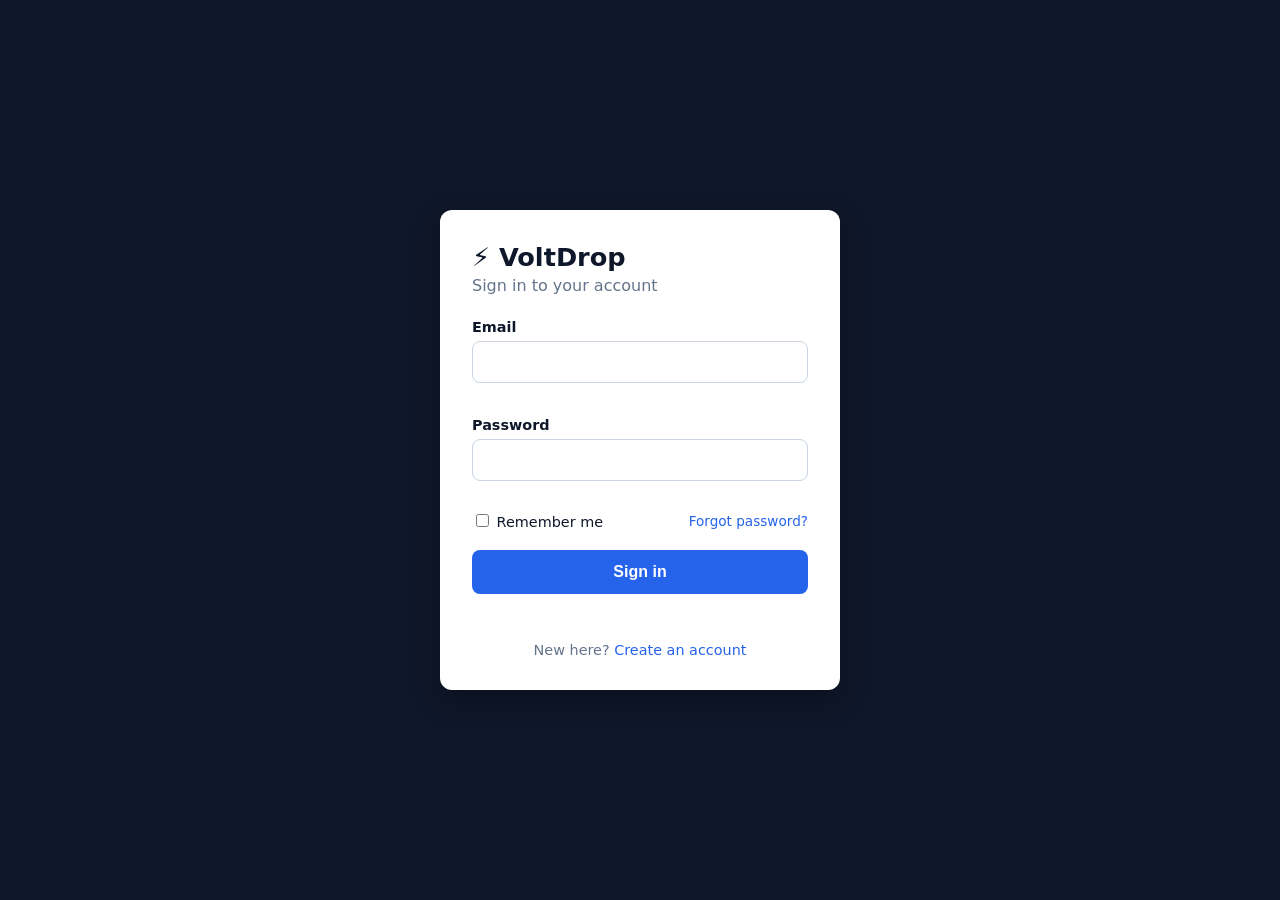
<file: login.html>
<!doctype html>
<html lang="en">
<head>
  <meta charset="utf-8">
  <meta name="viewport" content="width=device-width, initial-scale=1">
  <title>Sign in | VoltDrop Electronics</title>
  <link rel="stylesheet" href="login.css">
</head>
<body>
  <main class="card">
    <h1>⚡ VoltDrop</h1>
    <p class="subtitle">Sign in to your account</p>

    <form id="login-form" novalidate>
      <label for="email">Email</label>
      <input id="email" name="email" type="email" autocomplete="email" required>
      <span class="error" id="email-error" role="alert"></span>

      <label for="password">Password</label>
      <input id="password" name="password" type="password" autocomplete="current-password" minlength="8" required>
      <span class="error" id="password-error" role="alert"></span>

      <div class="row">
        <label class="check"><input type="checkbox" name="remember"> Remember me</label>
        <a href="#">Forgot password?</a>
      </div>

      <button type="submit">Sign in</button>
      <p class="form-message" id="form-message" role="status"></p>
    </form>

    <p class="footer">New here? <a href="#">Create an account</a></p>
  </main>
  <script src="login.js"></script>
</body>
</html>
</file>
<file: login.css>
* { box-sizing: border-box; }
body {
  margin: 0; min-height: 100vh; display: grid; place-items: center;
  font-family: system-ui, sans-serif; background: #0f172a; color: #0f172a;
}
.card {
  width: min(400px, 92vw); background: #fff; padding: 2rem; border-radius: 12px;
  box-shadow: 0 10px 30px rgba(0,0,0,.35);
}
h1 { margin: 0; font-size: 1.6rem; }
.subtitle { margin: .25rem 0 1.5rem; color: #64748b; }
label { display: block; margin-top: 1rem; font-size: .9rem; font-weight: 600; }
input[type=email], input[type=password] {
  width: 100%; margin-top: .35rem; padding: .7rem; font-size: 1rem;
  border: 1px solid #cbd5e1; border-radius: 8px;
}
input:focus { outline: 2px solid #2563eb; border-color: transparent; }
.error { display: block; min-height: 1.1em; color: #dc2626; font-size: .8rem; margin-top: .25rem; }
.row { display: flex; justify-content: space-between; align-items: center; margin-top: .75rem; font-size: .85rem; }
.check { margin: 0; font-weight: 400; }
a { color: #2563eb; text-decoration: none; }
a:hover { text-decoration: underline; }
button {
  width: 100%; margin-top: 1.25rem; padding: .8rem; font-size: 1rem; font-weight: 600;
  color: #fff; background: #2563eb; border: 0; border-radius: 8px; cursor: pointer;
}
button:hover { background: #1d4ed8; }
button:disabled { opacity: .6; cursor: wait; }
.form-message { min-height: 1.2em; text-align: center; font-size: .9rem; }
.form-message.fail { color: #dc2626; }
.form-message.ok { color: #16a34a; }
.footer { margin: 1rem 0 0; text-align: center; font-size: .9rem; color: #64748b; }
</file>
